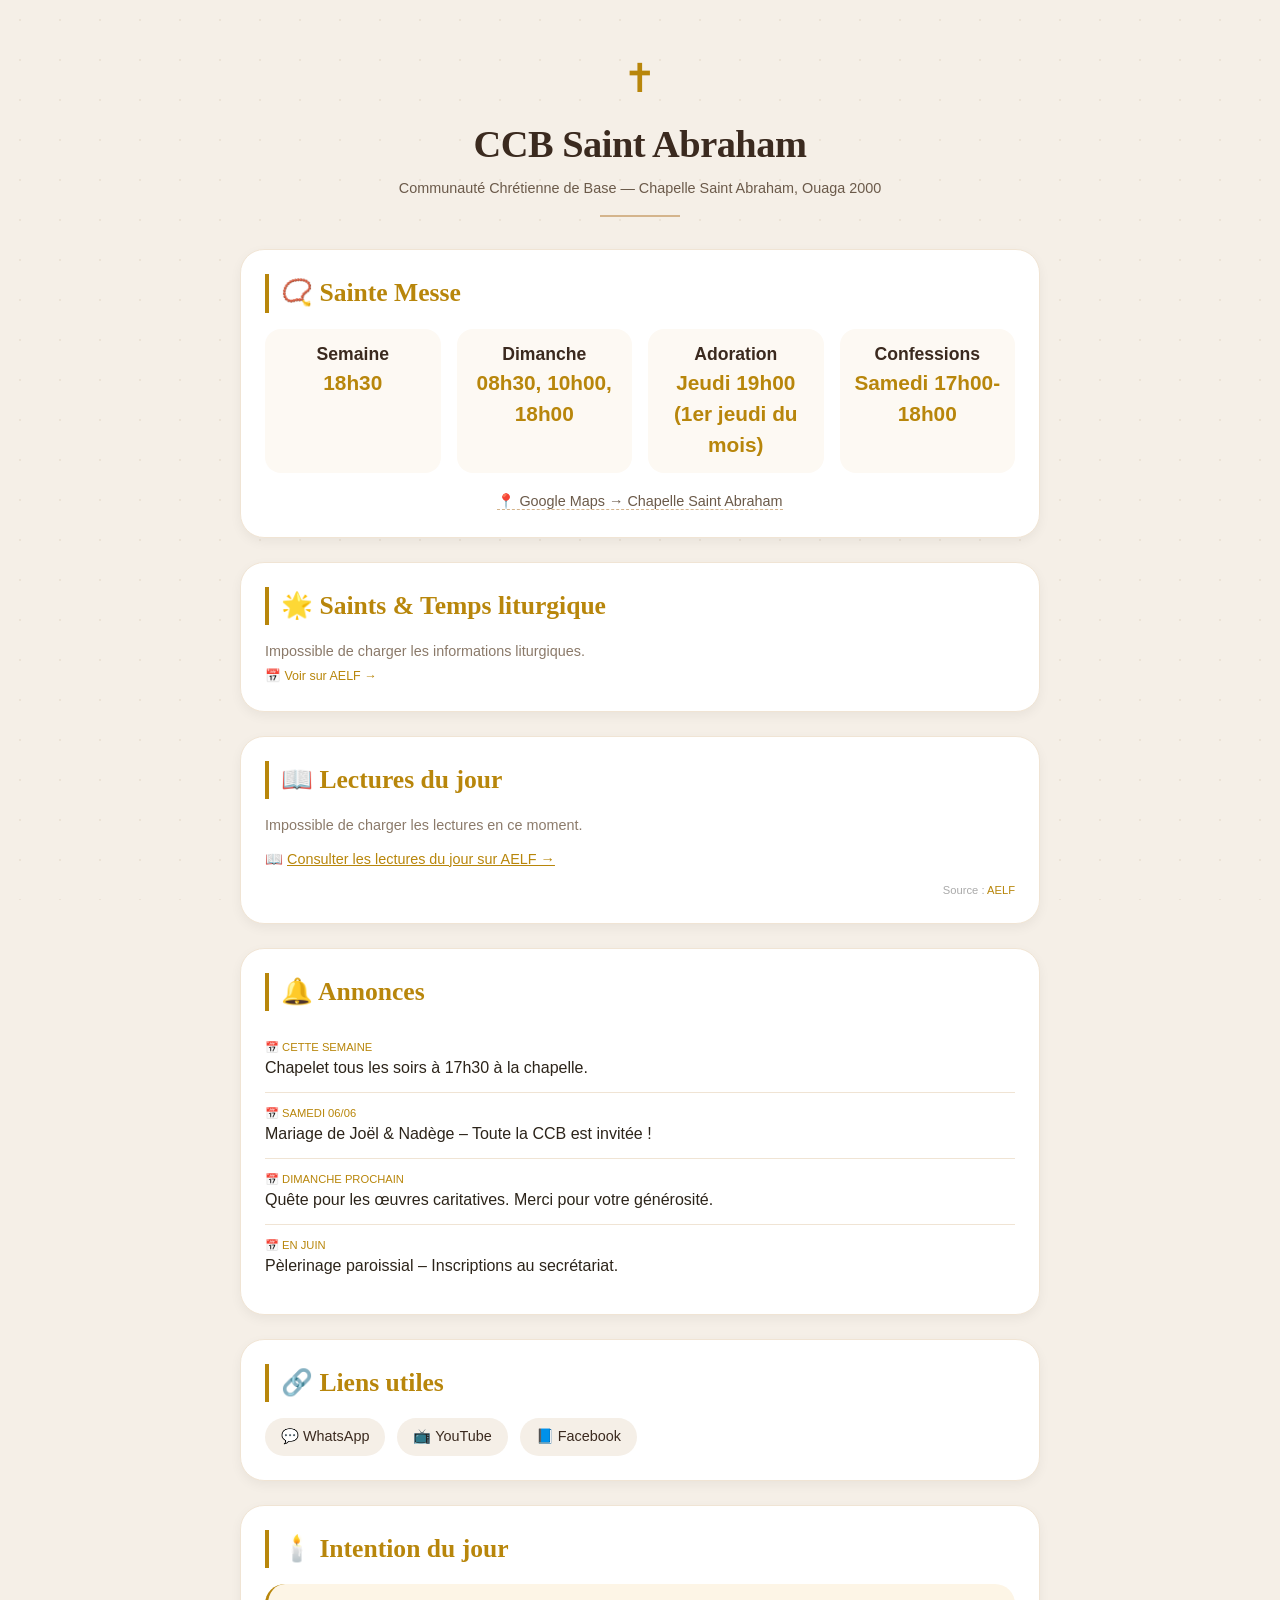
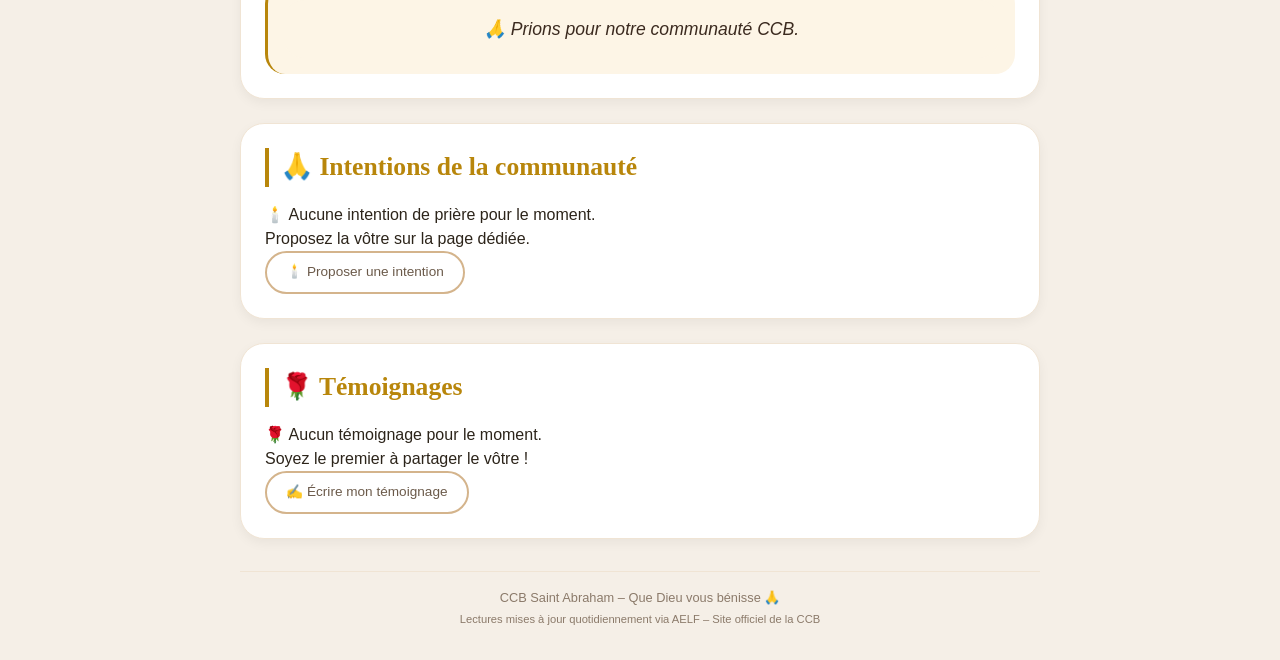
<file: index.html>
<!DOCTYPE html>
<html lang="fr">
<head>
    <meta charset="UTF-8">
    <meta name="viewport" content="width=device-width, initial-scale=1.0, viewport-fit=cover">
    <title>CCB Saint Abraham – Lectures & Vie de la communauté</title>
    <meta name="description" content="CCB Saint Abraham – Lectures du jour (AELF), saints, temps liturgique, intentions de prière et vie de la communauté.">
    <link rel="stylesheet" href="style.css">
    <link href="https://fonts.googleapis.com/css2?family=Playfair+Display:ital,wght@0,400;0,600;1,400&family=DM+Sans:wght@300;400;500&display=swap" rel="stylesheet">
</head>
<body>
    <div class="bg-pattern"></div>

    <div class="container">
        <header>
            <div class="cross-icon">✝</div>
            <h1>CCB Saint Abraham</h1>
            <p class="subtitle">Communauté Chrétienne de Base — Chapelle Saint Abraham, Ouaga 2000</p>
            <div class="divider"></div>
        </header>

        <div class="main-grid">

            <!-- ══════════ COLONNE GAUCHE ══════════ -->
            <div class="left-column">

                <!-- Horaires Messes -->
                <section class="card mass-card">
                    <h2>📿 Sainte Messe</h2>
                    <div id="mass-times" class="mass-times">
                        <div class="skeleton">Chargement des horaires…</div>
                    </div>
                    <div class="location-link">
                        <a href="https://maps.google.com/?q=Chapelle+Saint+Abraham+Ouaga+2000"
                           target="_blank" rel="noopener noreferrer">
                            📍 Google Maps → Chapelle Saint Abraham
                        </a>
                    </div>
                </section>

                <!-- Saints du jour + Temps liturgique (données AELF) -->
                <section class="card calendar-card">
                    <h2>🌟 Saints & Temps liturgique</h2>
                    <div id="saints-du-jour">
                        <div class="skeleton">Chargement…</div>
                    </div>
                </section>

                <!-- Lectures du jour (données AELF) -->
                <section class="card readings-card">
                    <h2>📖 Lectures du jour</h2>
                    <div id="readings" class="readings-content">
                        <div class="skeleton">Chargement des lectures…</div>
                    </div>
                    <p class="reading-source">Source : <a href="https://www.aelf.org" target="_blank" rel="noopener" style="color:#b8860b;text-decoration:none;">AELF</a></p>
                </section>

                <!-- Annonces -->
                <section class="card announcements-card">
                    <h2>🔔 Annonces</h2>
                    <div id="announcements" class="announcements-list">
                        <div class="skeleton">Chargement…</div>
                    </div>
                </section>

                <!-- Liens utiles -->
                <section class="card links-card">
                    <h2>🔗 Liens utiles</h2>
                    <div class="links-grid">
                        <a href="https://chat.whatsapp.com/Lu87Qe9l9C70Kz9niL7Kz8?s=cl&p=a&mlu=4" class="link-item" id="whatsapp-link">💬 WhatsApp</a>
                        <a href="#" class="link-item" id="youtube-link">📺 YouTube</a>
                        <a href="#" class="link-item" id="facebook-link">📘 Facebook</a>
                    </div>
                </section>

            </div>

            <!-- ══════════ COLONNE DROITE ══════════ -->
            <div class="right-column">

                <!-- Intention du jour -->
                <section class="card prayer-card featured">
                    <h2>🕯️ Intention du jour</h2>
                    <div id="prayer-intention" class="prayer-text">
                        <div class="skeleton">Chargement…</div>
                    </div>
                </section>

                <!-- Intentions de la communauté -->
                <section class="card">
                    <h2>🙏 Intentions de la communauté</h2>
                    <div id="prayer-intentions" class="intentions-list">
                        <div class="skeleton">Chargement des intentions…</div>
                    </div>
                    <div class="cta-bottom">
                        <a href="intention.html" class="btn-outline">
                            🕯️ Proposer une intention
                        </a>
                    </div>
                </section>

                <!-- Témoignages -->
                <section class="card testimonies-card">
                    <h2>🌹 Témoignages</h2>
                    <div id="testimonies" class="testimonies-list">
                        <div class="skeleton">Chargement des témoignages…</div>
                    </div>
                    <div class="cta-bottom">
                        <a href="temoignage.html" class="btn-outline">
                            ✍️ Écrire mon témoignage
                        </a>
                    </div>
                </section>

            </div>
        </div>

        <footer>
            <p>CCB Saint Abraham – Que Dieu vous bénisse 🙏</p>
            <p class="footer-small">Lectures mises à jour quotidiennement via AELF – Site officiel de la CCB</p>
        </footer>
    </div>

    <script src="script.js"></script>
</body>
</html>
</file>
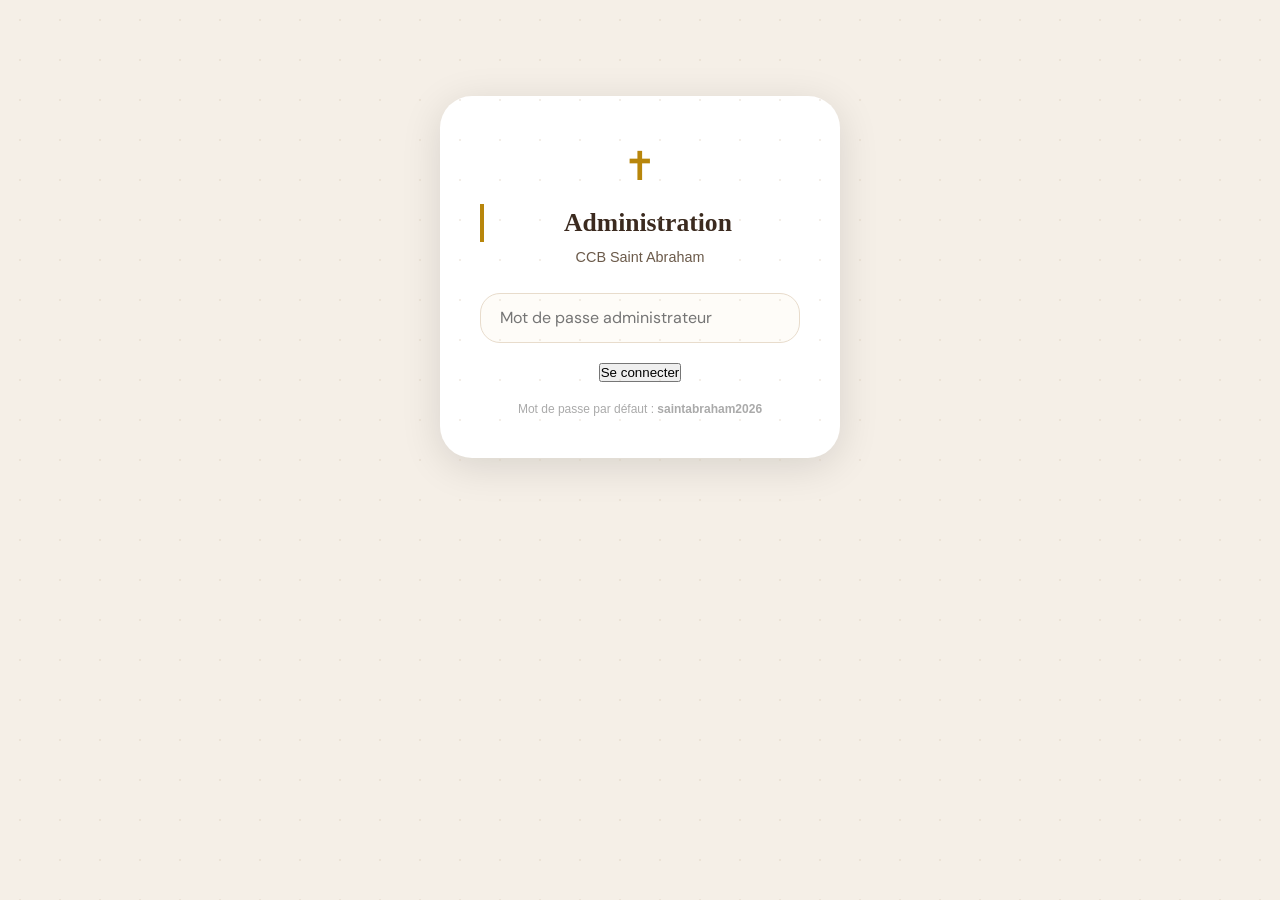
<file: admin.html>
<!DOCTYPE html>
<html lang="fr">
<head>
    <meta charset="UTF-8">
    <meta name="viewport" content="width=device-width, initial-scale=1.0">
    <title>Administration – CCB Saint Abraham</title>
    <link rel="stylesheet" href="style.css">
    <link href="https://fonts.googleapis.com/css2?family=Playfair+Display:ital,wght@0,400;0,600;1,400&family=DM+Sans:wght@300;400;500&display=swap" rel="stylesheet">
    <style>
        * { box-sizing: border-box; }

        /* ── LOGIN ── */
        .login-container {
            max-width: 400px;
            margin: 80px auto;
            background: white;
            padding: 2.5rem;
            border-radius: 32px;
            box-shadow: 0 8px 40px rgba(0,0,0,0.12);
            text-align: center;
        }
        .login-container input[type="password"] {
            width: 100%;
            padding: 0.85rem 1.2rem;
            border: 1.5px solid #e8dccc;
            border-radius: 20px;
            font-family: 'DM Sans', sans-serif;
            font-size: 1rem;
            background: #fefcf8;
            margin-bottom: 1rem;
        }
        .login-container input[type="password"]:focus {
            outline: none; border-color: #b8860b;
            box-shadow: 0 0 0 3px rgba(184,134,11,0.1);
        }

        /* ── ADMIN LAYOUT ── */
        .admin-header {
            background: linear-gradient(135deg, #1a1a2e 0%, #2d1b4e 100%);
            color: white;
            padding: 1.75rem 2rem;
            border-radius: 24px;
            margin-bottom: 1.75rem;
            text-align: center;
        }
        .admin-header h1 { color: white; margin-bottom: .4rem; font-size: 1.5rem; }
        .admin-header p { color: #ccc; font-size: .9rem; }

        .logout-btn {
            position: fixed; top: 1rem; right: 1rem;
            background: #e53e3e; color: white;
            border: none; padding: .5rem 1.1rem;
            border-radius: 20px; cursor: pointer;
            font-size: .85rem; z-index: 200;
            font-family: 'DM Sans', sans-serif;
        }
        .logout-btn:hover { background: #c53030; }

        /* ── STATS ── */
        .stats-grid {
            display: grid;
            grid-template-columns: repeat(auto-fit, minmax(140px, 1fr));
            gap: 1rem; margin-bottom: 1.75rem;
        }
        .stat-card {
            background: white; padding: 1.25rem;
            border-radius: 20px; text-align: center;
            box-shadow: 0 2px 8px rgba(0,0,0,0.05);
        }
        .stat-number { font-size: 2.2rem; font-weight: 700; color: #b8860b; }
        .stat-label { color: #6b5a4a; font-size: .8rem; margin-top: .2rem; }

        /* ── TABS ── */
        .tabs-bar {
            display: flex; gap: .5rem;
            margin-bottom: 1.25rem;
            flex-wrap: wrap;
        }
        .tab-btn {
            padding: .6rem 1.3rem;
            border: 1.5px solid #e8dccc;
            background: white; border-radius: 40px;
            cursor: pointer; font-weight: 500;
            font-family: 'DM Sans', sans-serif;
            font-size: .85rem; transition: .15s;
        }
        .tab-btn.active { background: #b8860b; border-color: #b8860b; color: white; }
        .tab-btn.tab-announce.active { background: #2563eb; border-color: #2563eb; color: white; }

        /* ── PANEL WRAPPER ── */
        .panel { display: none; }
        .panel.active { display: block; }

        /* ── MESSAGE LIST ── */
        .message-list {
            background: white; border-radius: 24px; padding: 1rem;
            box-shadow: 0 2px 8px rgba(0,0,0,0.04);
        }
        .message-item {
            border-bottom: 1px solid #f5ede0;
            padding: 1.25rem 1rem;
            transition: .15s;
        }
        .message-item:last-child { border-bottom: none; }
        .message-item.pending { background: #fffef7; border-left: 4px solid #f59e0b; }
        .message-item.approved { border-left: 4px solid #10b981; }

        .message-header {
            display: flex; justify-content: space-between;
            align-items: flex-start; flex-wrap: wrap;
            gap: .5rem; margin-bottom: .6rem;
        }
        .badges { display: flex; gap: .4rem; flex-wrap: wrap; align-items: center; }
        .badge {
            display: inline-block; padding: .2rem .7rem;
            border-radius: 20px; font-size: .7rem; font-weight: 600;
        }
        .badge-pending   { background: #fef3c7; color: #d97706; }
        .badge-approved  { background: #d1fae5; color: #065f46; }
        .badge-temoignage{ background: #dbeafe; color: #1e40af; }
        .badge-intention { background: #fce7f3; color: #9d174d; }

        .message-meta { font-size: .75rem; color: #8b7a6a; }
        .message-content {
            font-size: .95rem; line-height: 1.6;
            margin: .6rem 0; color: #2c241a;
            background: #fefcf8; padding: .75rem 1rem;
            border-radius: 12px;
        }
        .action-buttons { display: flex; gap: .5rem; flex-wrap: wrap; margin-top: .5rem; }
        .btn-approve { background: #10b981; color: white; border: none; padding: .45rem .95rem; border-radius: 20px; cursor: pointer; font-size: .8rem; font-family: 'DM Sans', sans-serif; }
        .btn-approve:hover { background: #059669; }
        .btn-edit    { background: #3b82f6; color: white; border: none; padding: .45rem .95rem; border-radius: 20px; cursor: pointer; font-size: .8rem; font-family: 'DM Sans', sans-serif; }
        .btn-edit:hover { background: #2563eb; }
        .btn-delete  { background: #ef4444; color: white; border: none; padding: .45rem .95rem; border-radius: 20px; cursor: pointer; font-size: .8rem; font-family: 'DM Sans', sans-serif; }
        .btn-delete:hover { background: #dc2626; }

        .admin-actions {
            display: flex; gap: .75rem;
            justify-content: flex-end; margin-bottom: 1rem; flex-wrap: wrap;
        }
        .export-btn {
            background: #3b82f6; color: white;
            border: none; padding: .5rem 1.1rem;
            border-radius: 20px; cursor: pointer;
            font-size: .82rem; font-family: 'DM Sans', sans-serif;
        }
        .btn-danger {
            background: #f97316; color: white;
            border: none; padding: .5rem 1.1rem;
            border-radius: 20px; cursor: pointer;
            font-size: .82rem; font-family: 'DM Sans', sans-serif;
        }
        .empty-state { text-align: center; padding: 2.5rem; color: #8b7a6a; }

        /* ── ANNONCES PANEL ── */
        .announce-panel { background: white; border-radius: 24px; padding: 1.5rem; box-shadow: 0 2px 8px rgba(0,0,0,0.04); }
        .announce-form-card {
            background: #eff6ff;
            border: 1.5px dashed #93c5fd;
            border-radius: 20px;
            padding: 1.25rem 1.5rem;
            margin-bottom: 1.5rem;
        }
        .announce-form-card h3 { font-size: 1rem; color: #1e40af; margin-bottom: 1rem; }
        .ann-input, .ann-textarea {
            width: 100%; padding: .75rem 1rem;
            border: 1.5px solid #e8dccc; border-radius: 14px;
            font-family: 'DM Sans', sans-serif; font-size: .95rem;
            background: white; margin-bottom: .75rem;
        }
        .ann-input:focus, .ann-textarea:focus {
            outline: none; border-color: #2563eb;
            box-shadow: 0 0 0 3px rgba(37,99,235,.1);
        }
        .ann-textarea { min-height: 90px; resize: vertical; }
        .btn-add-ann {
            background: #2563eb; color: white;
            border: none; padding: .65rem 1.5rem;
            border-radius: 20px; cursor: pointer;
            font-size: .9rem; font-weight: 600;
            font-family: 'DM Sans', sans-serif;
        }
        .btn-add-ann:hover { background: #1d4ed8; }

        .announce-item-admin {
            display: flex; align-items: flex-start;
            gap: 1rem; padding: 1rem 0;
            border-bottom: 1px solid #f5ede0;
        }
        .announce-item-admin:last-child { border-bottom: none; }
        .ann-body { flex: 1; }
        .ann-date-label {
            font-size: .75rem; font-weight: 600; color: #b8860b; margin-bottom: .2rem;
        }
        .ann-text-display { font-size: .92rem; color: #2c241a; line-height: 1.5; }
        .ann-actions { display: flex; gap: .4rem; flex-shrink: 0; align-items: center; }
        .toggle-btn {
            border: none; padding: .4rem .9rem; border-radius: 20px;
            cursor: pointer; font-size: .78rem;
            font-family: 'DM Sans', sans-serif;
        }
        .toggle-btn.active-ann { background: #d1fae5; color: #065f46; }
        .toggle-btn.inactive-ann { background: #fee2e2; color: #991b1b; }

        /* ── MODAL ── */
        .modal {
            display: none; position: fixed;
            inset: 0; background: rgba(0,0,0,0.45);
            justify-content: center; align-items: center; z-index: 500;
        }
        .modal.open { display: flex; }
        .modal-content {
            background: white; padding: 2rem;
            border-radius: 24px; max-width: 500px;
            width: 90%; box-shadow: 0 16px 48px rgba(0,0,0,0.2);
        }
        .modal-content h3 { margin-bottom: 1rem; }
        .modal-content textarea {
            width: 100%; padding: .85rem;
            border: 1.5px solid #e8dccc; border-radius: 16px;
            font-family: 'DM Sans', sans-serif; font-size: .95rem;
            margin: .5rem 0 1rem; min-height: 120px; resize: vertical;
        }
        .modal-content textarea:focus { outline: none; border-color: #b8860b; }
        .modal-btns { display: flex; gap: .75rem; }
    </style>
</head>
<body>
    <div class="bg-pattern"></div>

    <!-- LOGIN -->
    <div id="loginPanel" class="login-container">
        <div class="cross-icon">✝</div>
        <h2 style="color:#3b2a1f;margin-bottom:.3rem;">Administration</h2>
        <p style="color:#6b5a4a;margin-bottom:1.5rem;font-size:.9rem;">CCB Saint Abraham</p>
        <input type="password" id="adminPassword" placeholder="Mot de passe administrateur"
               onkeydown="if(event.key==='Enter') checkPassword()">
        <button onclick="checkPassword()" class="btn-submit" style="margin-top:.25rem;">Se connecter</button>
        <p style="margin-top:1rem;font-size:.75rem;color:#aaa;">
            Mot de passe par défaut : <strong>saintabraham2026</strong>
        </p>
    </div>

    <!-- ADMIN PANEL -->
    <div id="adminPanel" style="display:none;">
        <button onclick="logout()" class="logout-btn">🚪 Déconnexion</button>

        <div class="container">
            <div class="admin-header">
                <div class="cross-icon">✝</div>
                <h1>Panneau d'administration</h1>
                <p>CCB Saint Abraham – Gérez les messages et les annonces</p>
            </div>

            <!-- Stats -->
            <div class="stats-grid" id="statsContainer"></div>

            <!-- Tabs -->
            <div class="tabs-bar">
                <button class="tab-btn active" data-tab="pending">⏳ En attente <span id="pendingCount">(0)</span></button>
                <button class="tab-btn" data-tab="approved">✅ Publiés <span id="approvedCount">(0)</span></button>
                <button class="tab-btn" data-tab="all">📋 Tous <span id="allCount">(0)</span></button>
                <button class="tab-btn tab-announce" data-tab="annonces">📢 Annonces</button>
            </div>

            <!-- Panel : Messages -->
            <div id="panel-pending" class="panel active">
                <div class="admin-actions">
                    <button onclick="exportData()" class="export-btn">📥 Exporter JSON</button>
                    <button onclick="clearAll()" class="btn-danger">⚠️ Tout supprimer</button>
                </div>
                <div class="message-list" id="list-pending"></div>
            </div>
            <div id="panel-approved" class="panel">
                <div class="message-list" id="list-approved"></div>
            </div>
            <div id="panel-all" class="panel">
                <div class="message-list" id="list-all"></div>
            </div>

            <!-- Panel : Annonces -->
            <div id="panel-annonces" class="panel">
                <div class="announce-panel">
                    <!-- Formulaire ajout annonce -->
                    <div class="announce-form-card">
                        <h3>➕ Publier une nouvelle annonce</h3>
                        <input type="text" id="newAnnDate" class="ann-input" placeholder="Date ou libellé (ex : Dimanche 25 mai, Cette semaine…)">
                        <textarea id="newAnnText" class="ann-textarea" placeholder="Texte de l'annonce…"></textarea>
                        <button onclick="addAnnouncement()" class="btn-add-ann">📢 Publier l'annonce</button>
                        <div id="annSuccess" style="display:none;margin-top:.75rem;color:#065f46;background:#d1fae5;padding:.6rem 1rem;border-radius:12px;font-size:.85rem;">
                            ✅ Annonce publiée avec succès !
                        </div>
                    </div>

                    <!-- Liste des annonces existantes -->
                    <h3 style="margin-bottom:1rem;font-size:1rem;color:#3b2a1f;">📋 Annonces actuelles</h3>
                    <div id="announceList"></div>
                </div>
            </div>
        </div>
    </div>

    <!-- Modal édition -->
    <div id="editModal" class="modal">
        <div class="modal-content">
            <h3>✏️ Modifier le message</h3>
            <label style="font-size:.85rem;color:#6b5a4a;">Contenu :</label>
            <textarea id="editContent" rows="5"></textarea>
            <div class="modal-btns">
                <button onclick="saveEdit()" class="btn-approve">Enregistrer</button>
                <button onclick="closeModal()" class="btn-delete">Annuler</button>
            </div>
        </div>
    </div>

    <script>
        const STORAGE_KEY = 'ccb_messages';
        const ANNOUNCEMENTS_KEY = 'ccb_announcements';
        const ADMIN_PASSWORD = 'saintabraham2026';

        let currentMessageId = null;
        let currentTab = 'pending';

        // ── AUTH ──
        function checkPassword() {
            if (document.getElementById('adminPassword').value === ADMIN_PASSWORD) {
                document.getElementById('loginPanel').style.display = 'none';
                document.getElementById('adminPanel').style.display = 'block';
                loadAll();
            } else {
                alert('Mot de passe incorrect');
            }
        }
        function logout() {
            document.getElementById('loginPanel').style.display = 'block';
            document.getElementById('adminPanel').style.display = 'none';
            document.getElementById('adminPassword').value = '';
        }

        // ── MESSAGES ──
        function getAllMessages() {
            const s = localStorage.getItem(STORAGE_KEY);
            return s ? JSON.parse(s) : [];
        }
        function saveAllMessages(messages) {
            localStorage.setItem(STORAGE_KEY, JSON.stringify(messages));
            loadAll();
        }

        function approveMessage(id) {
            const msgs = getAllMessages();
            const i = msgs.findIndex(m => m.id === id);
            if (i !== -1) { msgs[i].status = 'approved'; saveAllMessages(msgs); }
        }
        function deleteMessage(id) {
            if (!confirm('Supprimer définitivement ce message ?')) return;
            saveAllMessages(getAllMessages().filter(m => m.id !== id));
        }
        function editMessage(id) {
            const msg = getAllMessages().find(m => m.id === id);
            if (msg) {
                currentMessageId = id;
                document.getElementById('editContent').value = msg.content;
                document.getElementById('editModal').classList.add('open');
            }
        }
        function saveEdit() {
            if (!currentMessageId) return;
            const msgs = getAllMessages();
            const i = msgs.findIndex(m => m.id === currentMessageId);
            if (i !== -1) { msgs[i].content = document.getElementById('editContent').value; saveAllMessages(msgs); }
            closeModal();
        }
        function closeModal() {
            document.getElementById('editModal').classList.remove('open');
            currentMessageId = null;
        }

        function exportData() {
            const data = JSON.stringify(getAllMessages(), null, 2);
            const a = document.createElement('a');
            a.href = URL.createObjectURL(new Blob([data], { type: 'application/json' }));
            a.download = `ccb_messages_${new Date().toISOString().slice(0,10)}.json`;
            a.click();
        }
        function clearAll() {
            if (!confirm('⚠️ Supprimer TOUS les messages ?')) return;
            if (!confirm('Dernière confirmation : action irréversible !')) return;
            saveAllMessages([]);
        }

        function renderMessages(filter) {
            let msgs = getAllMessages();
            if (filter === 'pending')  msgs = msgs.filter(m => m.status === 'pending');
            if (filter === 'approved') msgs = msgs.filter(m => m.status === 'approved');
            msgs.sort((a, b) => new Date(b.date) - new Date(a.date));

            const container = document.getElementById(`list-${filter}`);
            if (!container) return;
            if (msgs.length === 0) {
                container.innerHTML = '<div class="empty-state">📭 Aucun message dans cette catégorie.</div>';
                return;
            }

            container.innerHTML = msgs.map(msg => {
                const isPending  = msg.status === 'pending';
                const typeLabel  = msg.type === 'temoignage' ? '🌹 Témoignage' : '🕯️ Intention';
                const typeClass  = msg.type === 'temoignage' ? 'badge-temoignage' : 'badge-intention';
                const statLabel  = isPending ? 'En attente' : 'Publié';
                const statClass  = isPending ? 'badge-pending' : 'badge-approved';
                const name       = msg.anonymous ? 'Anonyme' : msg.author;
                const dateStr    = new Date(msg.date).toLocaleString('fr-FR');
                return `
                <div class="message-item ${msg.status}">
                    <div class="message-header">
                        <div class="badges">
                            <span class="badge ${typeClass}">${typeLabel}</span>
                            <span class="badge ${statClass}">${statLabel}</span>
                        </div>
                        <span class="message-meta">${name} • ${dateStr}</span>
                    </div>
                    <div class="message-content">« ${msg.content} »</div>
                    <div class="action-buttons">
                        ${isPending ? `<button class="btn-approve" onclick="approveMessage(${msg.id})">✅ Approuver</button>` : ''}
                        <button class="btn-edit"   onclick="editMessage(${msg.id})">✏️ Modifier</button>
                        <button class="btn-delete" onclick="deleteMessage(${msg.id})">🗑️ Supprimer</button>
                    </div>
                </div>`;
            }).join('');
        }

        function updateStats() {
            const msgs = getAllMessages();
            const pending  = msgs.filter(m => m.status === 'pending').length;
            const approved = msgs.filter(m => m.status === 'approved').length;
            document.getElementById('pendingCount').textContent  = `(${pending})`;
            document.getElementById('approvedCount').textContent = `(${approved})`;
            document.getElementById('allCount').textContent      = `(${msgs.length})`;
            document.getElementById('statsContainer').innerHTML = `
                <div class="stat-card"><div class="stat-number">${pending}</div><div class="stat-label">En attente</div></div>
                <div class="stat-card"><div class="stat-number">${approved}</div><div class="stat-label">Publiés</div></div>
                <div class="stat-card"><div class="stat-number">${msgs.length}</div><div class="stat-label">Total messages</div></div>
                <div class="stat-card"><div class="stat-number">${getAnnouncements().filter(a=>a.active).length}</div><div class="stat-label">Annonces actives</div></div>`;
        }

        // ── ANNONCES ──
        function getAnnouncements() {
            const s = localStorage.getItem(ANNOUNCEMENTS_KEY);
            if (s) return JSON.parse(s);
            return [
                { id: 1, date: "Cette semaine", text: "Chapelet tous les soirs à 17h30 à la chapelle.", active: true },
                { id: 2, date: "Samedi 06/06",  text: "Mariage de Joël & Nadège – Toute la CCB est invitée !", active: true },
                { id: 3, date: "Dimanche prochain", text: "Quête pour les œuvres caritatives. Merci pour votre générosité.", active: true },
                { id: 4, date: "En juin", text: "Pèlerinage paroissial – Inscriptions au secrétariat.", active: true }
            ];
        }
        function saveAnnouncements(list) {
            localStorage.setItem(ANNOUNCEMENTS_KEY, JSON.stringify(list));
            renderAnnouncements();
            updateStats();
        }

        function addAnnouncement() {
            const date = document.getElementById('newAnnDate').value.trim();
            const text = document.getElementById('newAnnText').value.trim();
            if (!date || !text) { alert('Veuillez remplir la date et le texte.'); return; }

            const list = getAnnouncements();
            list.push({ id: Date.now(), date, text, active: true });
            saveAnnouncements(list);

            document.getElementById('newAnnDate').value = '';
            document.getElementById('newAnnText').value = '';
            const ok = document.getElementById('annSuccess');
            ok.style.display = 'block';
            setTimeout(() => ok.style.display = 'none', 2500);
        }

        function toggleAnnouncement(id) {
            const list = getAnnouncements();
            const i = list.findIndex(a => a.id === id);
            if (i !== -1) { list[i].active = !list[i].active; saveAnnouncements(list); }
        }

        function deleteAnnouncement(id) {
            if (!confirm('Supprimer cette annonce ?')) return;
            saveAnnouncements(getAnnouncements().filter(a => a.id !== id));
        }

        function renderAnnouncements() {
            const list = getAnnouncements();
            const container = document.getElementById('announceList');
            if (list.length === 0) {
                container.innerHTML = '<p style="text-align:center;color:#8b7a6a;padding:1.5rem;">Aucune annonce pour le moment.</p>';
                return;
            }
            container.innerHTML = list.map(ann => `
                <div class="announce-item-admin">
                    <div class="ann-body">
                        <div class="ann-date-label">📅 ${ann.date}</div>
                        <div class="ann-text-display">${ann.text}</div>
                    </div>
                    <div class="ann-actions">
                        <button class="toggle-btn ${ann.active ? 'active-ann' : 'inactive-ann'}"
                            onclick="toggleAnnouncement(${ann.id})">
                            ${ann.active ? '✅ Active' : '🚫 Masquée'}
                        </button>
                        <button class="btn-delete" style="padding:.4rem .8rem;font-size:.75rem;"
                            onclick="deleteAnnouncement(${ann.id})">🗑️</button>
                    </div>
                </div>`).join('');
        }

        // ── TABS ──
        document.querySelectorAll('.tab-btn').forEach(btn => {
            btn.addEventListener('click', () => {
                document.querySelectorAll('.tab-btn').forEach(b => b.classList.remove('active'));
                document.querySelectorAll('.panel').forEach(p => p.classList.remove('active'));
                btn.classList.add('active');
                currentTab = btn.dataset.tab;
                document.getElementById(`panel-${currentTab}`).classList.add('active');
                if (currentTab !== 'annonces') renderMessages(currentTab);
            });
        });

        // Fermer modal en dehors
        document.getElementById('editModal').addEventListener('click', function(e) {
            if (e.target === this) closeModal();
        });

        // ── INIT ──
        function loadAll() {
            updateStats();
            renderMessages('pending');
            renderMessages('approved');
            renderMessages('all');
            renderAnnouncements();
        }
    </script>
</body>
</html>
</file>
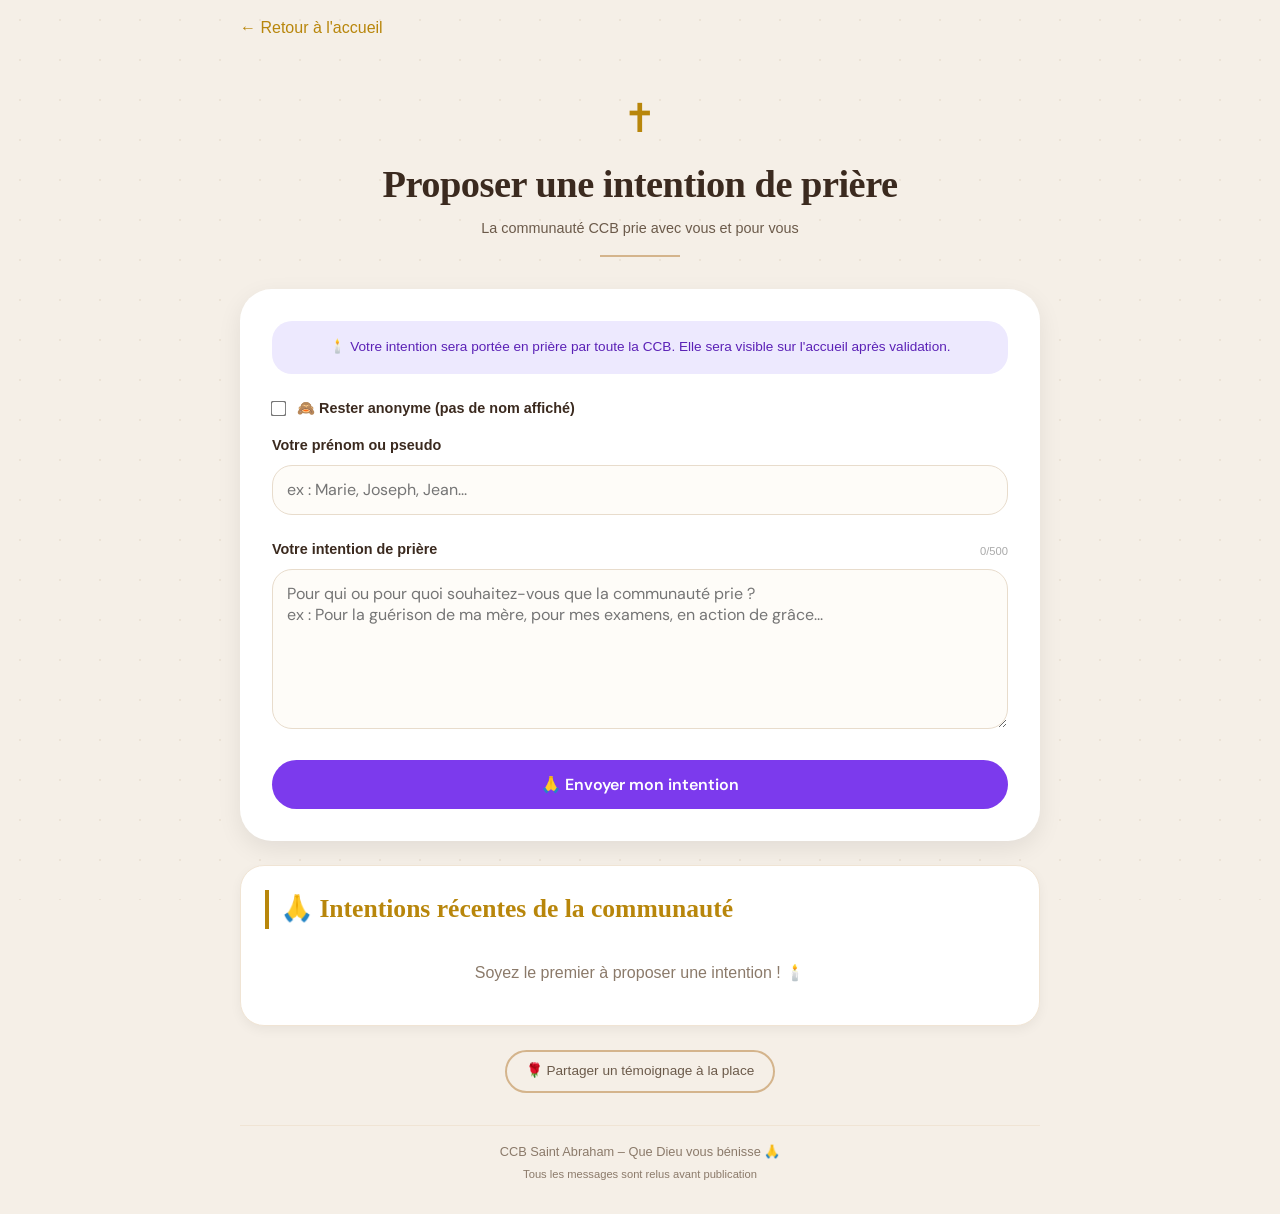
<file: intention.html>
<!DOCTYPE html>
<html lang="fr">
<head>
    <meta charset="UTF-8">
    <meta name="viewport" content="width=device-width, initial-scale=1.0, viewport-fit=cover">
    <title>Intentions de prière – CCB Saint Abraham</title>
    <meta name="description" content="Soumettez une intention de prière à la communauté CCB Saint Abraham.">
    <link rel="stylesheet" href="style.css">
    <link href="https://fonts.googleapis.com/css2?family=Playfair+Display:ital,wght@0,400;0,600;1,400&family=DM+Sans:wght@300;400;500&display=swap" rel="stylesheet">
    <style>
        .form-card {
            background: white;
            border-radius: 32px;
            padding: 2rem;
            margin-bottom: 1.5rem;
            box-shadow: 0 8px 24px rgba(0,0,0,0.08);
        }
        .form-group { margin-bottom: 1.5rem; }
        label {
            display: block;
            font-weight: 600;
            color: #3b2a1f;
            margin-bottom: 0.5rem;
            font-size: 0.9rem;
        }
        textarea, input[type="text"] {
            width: 100%;
            padding: 0.85rem;
            border: 1.5px solid #e8dccc;
            border-radius: 20px;
            font-family: 'DM Sans', sans-serif;
            font-size: 1rem;
            transition: all 0.2s;
            background: #fefcf8;
            box-sizing: border-box;
        }
        textarea:focus, input[type="text"]:focus {
            outline: none;
            border-color: #b8860b;
            box-shadow: 0 0 0 3px rgba(184,134,11,0.1);
        }
        textarea { resize: vertical; min-height: 160px; }
        .checkbox-group {
            display: flex; align-items: center; gap: 0.75rem; margin: 1rem 0;
        }
        .checkbox-group input { width: auto; transform: scale(1.2); }
        .btn-submit {
            background: #7c3aed;
            color: white;
            border: none;
            padding: 0.9rem 2rem;
            border-radius: 40px;
            font-size: 1rem;
            font-weight: 600;
            cursor: pointer;
            transition: 0.2s;
            width: 100%;
            font-family: 'DM Sans', sans-serif;
        }
        .btn-submit:hover { background: #6d28d9; transform: translateY(-2px); }
        .success-message {
            background: #ede9fe; color: #4c1d95;
            padding: 1rem; border-radius: 20px;
            margin-top: 1rem; text-align: center; display: none;
        }
        .error-message {
            background: #f8d7da; color: #721c24;
            padding: 1rem; border-radius: 20px;
            margin-top: 1rem; text-align: center; display: none;
        }
        .info-note {
            background: #ede9fe;
            padding: 1rem; border-radius: 20px;
            margin-bottom: 1.5rem;
            font-size: 0.85rem; color: #5b21b6; text-align: center;
        }
        .back-link {
            display: inline-flex; align-items: center; gap: 0.5rem;
            color: #b8860b; text-decoration: none;
            margin-bottom: 1rem; font-weight: 500;
        }
        .back-link:hover { text-decoration: underline; }
        .char-counter { text-align: right; font-size: 0.7rem; color: #aaa; margin-top: 0.25rem; }
        .intention-preview {
            background: #fdf5e6;
            padding: .75rem;
            border-radius: 16px;
            border-left: 3px solid #b8860b;
            margin-bottom: .75rem;
        }
        .intention-preview .name { font-size: .7rem; color: #b8860b; margin-bottom: .2rem; }
    </style>
</head>
<body>
    <div class="bg-pattern"></div>
    <div class="container">
        <a href="index.html" class="back-link">← Retour à l'accueil</a>

        <header>
            <div class="cross-icon">✝</div>
            <h1>Proposer une intention de prière</h1>
            <p class="subtitle">La communauté CCB prie avec vous et pour vous</p>
            <div class="divider"></div>
        </header>

        <div class="form-card">
            <div class="info-note">
                🕯️ Votre intention sera portée en prière par toute la CCB.
                Elle sera visible sur l'accueil après validation.
            </div>

            <form id="intentionForm">
                <div class="checkbox-group">
                    <input type="checkbox" id="anonymous">
                    <label for="anonymous" style="margin-bottom:0;">🙈 Rester anonyme (pas de nom affiché)</label>
                </div>

                <div class="form-group" id="nameGroup">
                    <label>Votre prénom ou pseudo</label>
                    <input type="text" id="authorName" placeholder="ex : Marie, Joseph, Jean...">
                </div>

                <div class="form-group">
                    <label>
                        Votre intention de prière
                        <span id="charCount" class="char-counter" style="float:right;font-weight:400;">0/500</span>
                    </label>
                    <textarea id="messageContent" maxlength="500"
                        placeholder="Pour qui ou pour quoi souhaitez-vous que la communauté prie ?&#10;ex : Pour la guérison de ma mère, pour mes examens, en action de grâce..."></textarea>
                </div>

                <button type="submit" class="btn-submit">🙏 Envoyer mon intention</button>

                <div id="successMessage" class="success-message">
                    🕯️ Merci ! Votre intention a été transmise. Elle apparaîtra après validation.
                </div>
                <div id="errorMessage" class="error-message"></div>
            </form>
        </div>

        <!-- Intentions récentes approuvées -->
        <div class="card">
            <h2>🙏 Intentions récentes de la communauté</h2>
            <div id="recentIntentions">
                <div class="skeleton">Chargement...</div>
            </div>
        </div>

        <div class="cta-bottom" style="text-align:center;margin-top:1.5rem;">
            <a href="temoignage.html" class="btn-outline">🌹 Partager un témoignage à la place</a>
        </div>

        <footer>
            <p>CCB Saint Abraham – Que Dieu vous bénisse 🙏</p>
            <p class="footer-small">Tous les messages sont relus avant publication</p>
        </footer>
    </div>

    <script>
        const STORAGE_KEY = 'ccb_messages';

        const anonymousCheckbox = document.getElementById('anonymous');
        const nameGroup = document.getElementById('nameGroup');
        const authorNameInput = document.getElementById('authorName');
        const messageContent = document.getElementById('messageContent');
        const charCountSpan = document.getElementById('charCount');
        const successDiv = document.getElementById('successMessage');
        const errorDiv = document.getElementById('errorMessage');

        messageContent.addEventListener('input', () => {
            charCountSpan.textContent = `${messageContent.value.length}/500`;
        });

        anonymousCheckbox.addEventListener('change', () => {
            nameGroup.style.display = anonymousCheckbox.checked ? 'none' : 'block';
            if (anonymousCheckbox.checked) authorNameInput.value = '';
        });

        function loadRecentIntentions() {
            const stored = localStorage.getItem(STORAGE_KEY);
            const messages = stored ? JSON.parse(stored) : [];
            const intentions = messages
                .filter(m => m.type === 'intention' && m.status === 'approved')
                .sort((a, b) => new Date(b.date) - new Date(a.date))
                .slice(0, 5);

            const container = document.getElementById('recentIntentions');
            if (intentions.length === 0) {
                container.innerHTML = '<p style="text-align:center;color:#8b7a6a;padding:1rem;">Soyez le premier à proposer une intention ! 🕯️</p>';
                return;
            }
            container.innerHTML = intentions.map(msg => {
                const name = msg.anonymous ? 'Anonyme' : msg.author;
                return `
                    <div class="intention-preview">
                        <div class="name">🙏 ${name}</div>
                        <div>${msg.content.substring(0, 200)}${msg.content.length > 200 ? '...' : ''}</div>
                    </div>`;
            }).join('');
        }

        document.getElementById('intentionForm').addEventListener('submit', (e) => {
            e.preventDefault();
            successDiv.style.display = 'none';
            errorDiv.style.display = 'none';

            const content = messageContent.value.trim();
            if (!content || content.length < 10) {
                errorDiv.textContent = '❌ Veuillez écrire une intention d\'au moins 10 caractères.';
                errorDiv.style.display = 'block';
                return;
            }

            const isAnon = anonymousCheckbox.checked;
            let author = isAnon ? 'Anonyme' : authorNameInput.value.trim();
            if (!isAnon && !author) {
                errorDiv.textContent = '❌ Veuillez indiquer votre prénom ou cocher "Anonyme".';
                errorDiv.style.display = 'block';
                return;
            }

            const stored = localStorage.getItem(STORAGE_KEY);
            const messages = stored ? JSON.parse(stored) : [];
            messages.push({
                id: Date.now(),
                type: 'intention',
                content,
                author: author.substring(0, 30),
                anonymous: isAnon,
                date: new Date().toISOString(),
                status: 'pending'
            });
            if (messages.length > 100) messages.splice(0, messages.length - 100);
            localStorage.setItem(STORAGE_KEY, JSON.stringify(messages));

            successDiv.style.display = 'block';
            messageContent.value = '';
            charCountSpan.textContent = '0/500';
            authorNameInput.value = '';
            anonymousCheckbox.checked = false;
            nameGroup.style.display = 'block';
            loadRecentIntentions();
            window.scrollTo({ top: 0, behavior: 'smooth' });
        });

        loadRecentIntentions();
    </script>
</body>
</html>
</file>
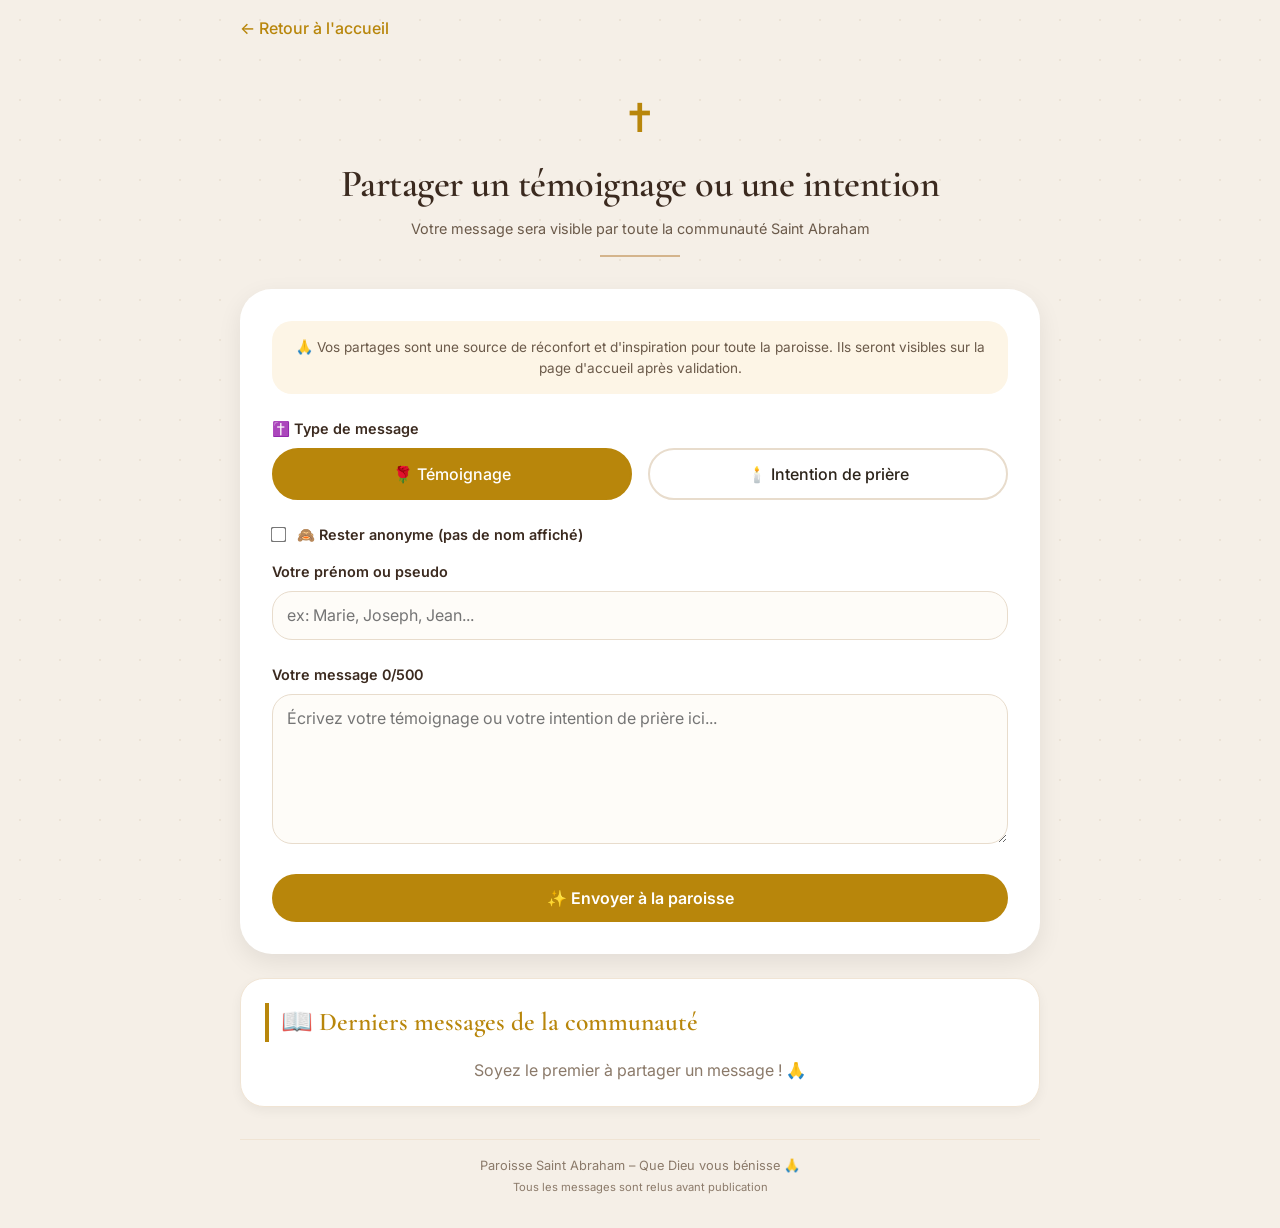
<file: partager.html>
<!DOCTYPE html>
<html lang="fr">
<head>
    <meta charset="UTF-8">
    <meta name="viewport" content="width=device-width, initial-scale=1.0, viewport-fit=cover">
    <title>Partager - Paroisse Saint Abraham</title>
    <meta name="description" content="Partagez votre témoignage ou une intention de prière avec la communauté Saint Abraham.">
    <link rel="stylesheet" href="style.css">
    <link href="https://fonts.googleapis.com/css2?family=Inter:opsz,wght@14..32,300;14..32,400;14..32,500;14..32,600;14..32,700&family=Cormorant+Garamond:ital,wght@0,400;0,500;1,400&display=swap" rel="stylesheet">
    <style>
        /* Styles spécifiques à la page formulaire */
        .form-card {
            background: white;
            border-radius: 32px;
            padding: 2rem;
            margin-bottom: 1.5rem;
            box-shadow: 0 8px 24px rgba(0,0,0,0.08);
        }

        .form-group {
            margin-bottom: 1.5rem;
        }

        label {
            display: block;
            font-weight: 600;
            color: #3b2a1f;
            margin-bottom: 0.5rem;
            font-size: 0.9rem;
        }

        select, textarea, input {
            width: 100%;
            padding: 0.85rem;
            border: 1.5px solid #e8dccc;
            border-radius: 20px;
            font-family: 'Inter', sans-serif;
            font-size: 1rem;
            transition: all 0.2s;
            background: #fefcf8;
        }

        select:focus, textarea:focus, input:focus {
            outline: none;
            border-color: #b8860b;
            box-shadow: 0 0 0 3px rgba(184,134,11,0.1);
        }

        textarea {
            resize: vertical;
            min-height: 150px;
        }

        .checkbox-group {
            display: flex;
            align-items: center;
            gap: 0.75rem;
            margin: 1rem 0;
        }

        .checkbox-group input {
            width: auto;
            transform: scale(1.2);
        }

        .btn-submit {
            background: #b8860b;
            color: white;
            border: none;
            padding: 0.9rem 2rem;
            border-radius: 40px;
            font-size: 1rem;
            font-weight: 600;
            cursor: pointer;
            transition: 0.2s;
            width: 100%;
            font-family: 'Inter', sans-serif;
        }

        .btn-submit:hover {
            background: #9a7209;
            transform: translateY(-2px);
        }

        .btn-submit:disabled {
            background: #ccc;
            cursor: not-allowed;
            transform: none;
        }

        .success-message {
            background: #d4edda;
            color: #155724;
            padding: 1rem;
            border-radius: 20px;
            margin-top: 1rem;
            text-align: center;
            display: none;
        }

        .error-message {
            background: #f8d7da;
            color: #721c24;
            padding: 1rem;
            border-radius: 20px;
            margin-top: 1rem;
            text-align: center;
            display: none;
        }

        .info-note {
            background: #fdf5e6;
            padding: 1rem;
            border-radius: 20px;
            margin-bottom: 1.5rem;
            font-size: 0.85rem;
            color: #6b5a4a;
            text-align: center;
        }

        .back-link {
            display: inline-flex;
            align-items: center;
            gap: 0.5rem;
            color: #b8860b;
            text-decoration: none;
            margin-bottom: 1rem;
            font-weight: 500;
        }

        .back-link:hover {
            text-decoration: underline;
        }

        .type-selector {
            display: flex;
            gap: 1rem;
            margin-bottom: 1rem;
        }

        .type-btn {
            flex: 1;
            padding: 0.75rem;
            border: 2px solid #e8dccc;
            border-radius: 40px;
            background: white;
            cursor: pointer;
            font-weight: 500;
            transition: 0.2s;
            text-align: center;
        }

        .type-btn.active {
            background: #b8860b;
            border-color: #b8860b;
            color: white;
        }

        .char-counter {
            text-align: right;
            font-size: 0.7rem;
            color: #aaa;
            margin-top: 0.25rem;
        }
    </style>
</head>
<body>
    <div class="bg-pattern"></div>
    
    <div class="container">
        <!-- Lien retour -->
        <a href="index.html" class="back-link">← Retour à l'accueil</a>

        <!-- Header -->
        <header>
            <div class="cross-icon">✝</div>
            <h1>Partager un témoignage ou une intention</h1>
            <p class="subtitle">Votre message sera visible par toute la communauté Saint Abraham</p>
            <div class="divider"></div>
        </header>

        <!-- Formulaire -->
        <div class="form-card">
            <div class="info-note">
                🙏 Vos partages sont une source de réconfort et d'inspiration pour toute la paroisse. 
                Ils seront visibles sur la page d'accueil après validation.
            </div>

            <form id="shareForm">
                <!-- Type de message -->
                <div class="form-group">
                    <label>✝️ Type de message</label>
                    <div class="type-selector">
                        <div class="type-btn active" data-type="temoignage">🌹 Témoignage</div>
                        <div class="type-btn" data-type="intention">🕯️ Intention de prière</div>
                    </div>
                    <input type="hidden" id="messageType" value="temoignage">
                </div>

                <!-- Anonymat -->
                <div class="checkbox-group">
                    <input type="checkbox" id="anonymous">
                    <label for="anonymous" style="margin-bottom: 0;">🙈 Rester anonyme (pas de nom affiché)</label>
                </div>

                <!-- Nom (visible si non anonyme) -->
                <div class="form-group" id="nameGroup">
                    <label>Votre prénom ou pseudo</label>
                    <input type="text" id="authorName" placeholder="ex: Marie, Joseph, Jean...">
                </div>

                <!-- Message -->
                <div class="form-group">
                    <label>Votre message <span id="charCount">0/500</span></label>
                    <textarea id="messageContent" maxlength="500" placeholder="Écrivez votre témoignage ou votre intention de prière ici..."></textarea>
                </div>

                <!-- Bouton d'envoi -->
                <button type="submit" class="btn-submit" id="submitBtn">
                    ✨ Envoyer à la paroisse
                </button>

                <!-- Messages de retour -->
                <div id="successMessage" class="success-message">
                    ✅ Merci ! Votre message a été envoyé. Il apparaîtra sur le site après validation.
                </div>
                <div id="errorMessage" class="error-message">
                    ❌ Une erreur s'est produite. Veuillez réessayer.
                </div>
            </form>
        </div>

        <!-- Derniers messages récents (aperçu) -->
        <div class="card">
            <h2>📖 Derniers messages de la communauté</h2>
            <div id="recentMessages" class="testimonies-list">
                <div class="skeleton">Chargement...</div>
            </div>
        </div>

        <footer>
            <p>Paroisse Saint Abraham – Que Dieu vous bénisse 🙏</p>
            <p class="footer-small">Tous les messages sont relus avant publication</p>
        </footer>
    </div>

    <script>
        // Configuration
        const STORAGE_KEY = 'paroisse_messages';
        
        // État du formulaire
        let currentType = 'temoignage';
        
        // Éléments DOM
        const typeBtns = document.querySelectorAll('.type-btn');
        const messageTypeInput = document.getElementById('messageType');
        const anonymousCheckbox = document.getElementById('anonymous');
        const nameGroup = document.getElementById('nameGroup');
        const authorNameInput = document.getElementById('authorName');
        const messageContent = document.getElementById('messageContent');
        const charCountSpan = document.getElementById('charCount');
        const submitBtn = document.getElementById('submitBtn');
        const successDiv = document.getElementById('successMessage');
        const errorDiv = document.getElementById('errorMessage');
        const recentMessagesDiv = document.getElementById('recentMessages');
        
        // Compteur de caractères
        messageContent.addEventListener('input', () => {
            const count = messageContent.value.length;
            charCountSpan.textContent = `${count}/500`;
        });
        
        // Sélecteur de type
        typeBtns.forEach(btn => {
            btn.addEventListener('click', () => {
                typeBtns.forEach(b => b.classList.remove('active'));
                btn.classList.add('active');
                currentType = btn.dataset.type;
                messageTypeInput.value = currentType;
            });
        });
        
        // Gestion de l'anonymat
        anonymousCheckbox.addEventListener('change', () => {
            if (anonymousCheckbox.checked) {
                nameGroup.style.display = 'none';
                authorNameInput.value = '';
            } else {
                nameGroup.style.display = 'block';
            }
        });
        
        // Fonction pour charger et afficher les derniers messages
        function loadRecentMessages() {
            const stored = localStorage.getItem(STORAGE_KEY);
            let messages = stored ? JSON.parse(stored) : [];
            
            // Trier du plus récent au plus ancien et garder les 5 derniers
            messages.sort((a, b) => new Date(b.date) - new Date(a.date));
            const recent = messages.slice(0, 5);
            
            if (recent.length === 0) {
                recentMessagesDiv.innerHTML = '<p style="text-align:center; color:#8b7a6a;">Soyez le premier à partager un message ! 🙏</p>';
                return;
            }
            
            let html = '';
            recent.forEach(msg => {
                const displayName = msg.anonymous ? 'Anonyme' : msg.author;
                const typeIcon = msg.type === 'temoignage' ? '🌹' : '🕯️';
                const dateStr = new Date(msg.date).toLocaleDateString('fr-FR');
                
                html += `
                    <div class="testimony-item">
                        <div style="display: flex; justify-content: space-between; align-items: center; margin-bottom: 0.5rem;">
                            <span style="font-size:0.8rem; color:#b8860b;">${typeIcon} ${dateStr}</span>
                            <span style="font-size:0.8rem;">— ${displayName}</span>
                        </div>
                        « ${msg.content.substring(0, 200)}${msg.content.length > 200 ? '...' : ''} »
                    </div>
                `;
            });
            recentMessagesDiv.innerHTML = html;
        }
        
        // Sauvegarder un nouveau message
        function saveMessage(message) {
            const stored = localStorage.getItem(STORAGE_KEY);
            let messages = stored ? JSON.parse(stored) : [];
            messages.push(message);
            // Limiter à 50 messages maximum pour ne pas surcharger
            if (messages.length > 50) messages = messages.slice(-50);
            localStorage.setItem(STORAGE_KEY, JSON.stringify(messages));
        }
        
        // Gestion de l'envoi
        document.getElementById('shareForm').addEventListener('submit', (e) => {
            e.preventDefault();
            
            // Masquer les anciens messages
            successDiv.style.display = 'none';
            errorDiv.style.display = 'none';
            
            // Validation
            const content = messageContent.value.trim();
            if (!content) {
                errorDiv.textContent = '❌ Veuillez écrire votre message avant d\'envoyer.';
                errorDiv.style.display = 'block';
                return;
            }
            
            if (content.length < 10) {
                errorDiv.textContent = '❌ Votre message est trop court (minimum 10 caractères).';
                errorDiv.style.display = 'block';
                return;
            }
            
            // Préparer le message
            const isAnonymous = anonymousCheckbox.checked;
            let author = '';
            if (!isAnonymous) {
                author = authorNameInput.value.trim();
                if (!author) {
                    errorDiv.textContent = '❌ Si vous n\'êtes pas anonyme, veuillez indiquer votre prénom.';
                    errorDiv.style.display = 'block';
                    return;
                }
                if (author.length > 30) author = author.substring(0, 30);
            } else {
                author = 'Anonyme';
            }
            
           // Dans partager.html, remplacez la création du newMessage par :
const newMessage = {
    id: Date.now(),
    type: currentType,
    content: content,
    author: author,
    anonymous: isAnonymous,
    date: new Date().toISOString(),
    status: 'pending'  // ← Important : en attente de validation
};
            
            // Sauvegarder
            saveMessage(newMessage);
            
            // Afficher succès
            successDiv.style.display = 'block';
            
            // Réinitialiser le formulaire
            messageContent.value = '';
            charCountSpan.textContent = '0/500';
            anonymousCheckbox.checked = false;
            nameGroup.style.display = 'block';
            authorNameInput.value = '';
            
            // Recharger les messages récents
            loadRecentMessages();
            
            // Faire défiler vers le haut pour voir le message de succès
            window.scrollTo({ top: 0, behavior: 'smooth' });
        });
        
        // Initialisation
        loadRecentMessages();
        
        // Option: sauvegarder aussi les intentions/témoignages dans un fichier JSON à exporter ?
        // Pour que l'administrateur puisse les exporter
        console.log("📝 Page de partage chargée - Les messages sont stockés localement");
        console.log("💡 Astuce: L'administrateur peut ajouter manuellement ces messages dans script.js dans la section 'testimonies'");
    </script>
</body>
</html>
</file>
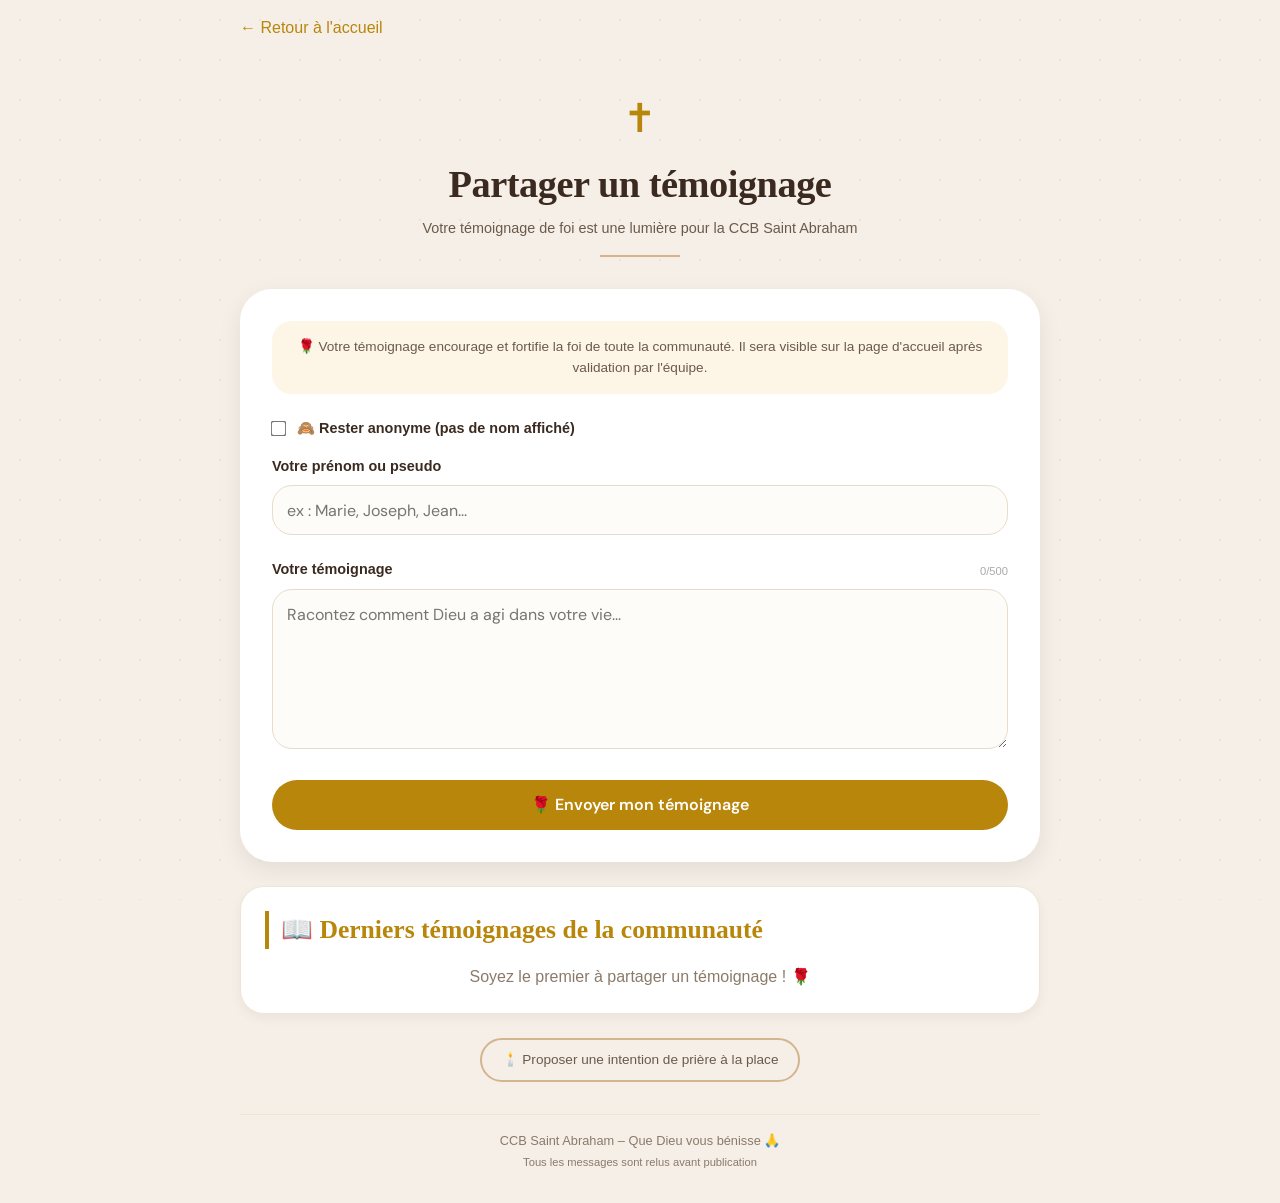
<file: temoignage.html>
<!DOCTYPE html>
<html lang="fr">
<head>
    <meta charset="UTF-8">
    <meta name="viewport" content="width=device-width, initial-scale=1.0, viewport-fit=cover">
    <title>Témoignages – CCB Saint Abraham</title>
    <meta name="description" content="Partagez votre témoignage de foi avec la communauté CCB Saint Abraham.">
    <link rel="stylesheet" href="style.css">
    <link href="https://fonts.googleapis.com/css2?family=Playfair+Display:ital,wght@0,400;0,600;1,400&family=DM+Sans:wght@300;400;500&display=swap" rel="stylesheet">
    <style>
        .form-card {
            background: white;
            border-radius: 32px;
            padding: 2rem;
            margin-bottom: 1.5rem;
            box-shadow: 0 8px 24px rgba(0,0,0,0.08);
        }
        .form-group { margin-bottom: 1.5rem; }
        label {
            display: block;
            font-weight: 600;
            color: #3b2a1f;
            margin-bottom: 0.5rem;
            font-size: 0.9rem;
        }
        select, textarea, input[type="text"] {
            width: 100%;
            padding: 0.85rem;
            border: 1.5px solid #e8dccc;
            border-radius: 20px;
            font-family: 'DM Sans', sans-serif;
            font-size: 1rem;
            transition: all 0.2s;
            background: #fefcf8;
            box-sizing: border-box;
        }
        select:focus, textarea:focus, input[type="text"]:focus {
            outline: none;
            border-color: #b8860b;
            box-shadow: 0 0 0 3px rgba(184,134,11,0.1);
        }
        textarea { resize: vertical; min-height: 160px; }
        .checkbox-group {
            display: flex;
            align-items: center;
            gap: 0.75rem;
            margin: 1rem 0;
        }
        .checkbox-group input { width: auto; transform: scale(1.2); }
        .btn-submit {
            background: #b8860b;
            color: white;
            border: none;
            padding: 0.9rem 2rem;
            border-radius: 40px;
            font-size: 1rem;
            font-weight: 600;
            cursor: pointer;
            transition: 0.2s;
            width: 100%;
            font-family: 'DM Sans', sans-serif;
        }
        .btn-submit:hover { background: #9a7209; transform: translateY(-2px); }
        .success-message {
            background: #d4edda; color: #155724;
            padding: 1rem; border-radius: 20px;
            margin-top: 1rem; text-align: center; display: none;
        }
        .error-message {
            background: #f8d7da; color: #721c24;
            padding: 1rem; border-radius: 20px;
            margin-top: 1rem; text-align: center; display: none;
        }
        .info-note {
            background: #fdf5e6;
            padding: 1rem; border-radius: 20px;
            margin-bottom: 1.5rem;
            font-size: 0.85rem; color: #6b5a4a; text-align: center;
        }
        .back-link {
            display: inline-flex; align-items: center; gap: 0.5rem;
            color: #b8860b; text-decoration: none;
            margin-bottom: 1rem; font-weight: 500;
        }
        .back-link:hover { text-decoration: underline; }
        .char-counter { text-align: right; font-size: 0.7rem; color: #aaa; margin-top: 0.25rem; }
        .page-badge {
            display: inline-block;
            background: #fdf5e6;
            border: 1.5px solid #e8dccc;
            color: #b8860b;
            border-radius: 40px;
            padding: 0.35rem 1.1rem;
            font-size: 0.85rem;
            font-weight: 600;
            margin-bottom: 1rem;
        }
    </style>
</head>
<body>
    <div class="bg-pattern"></div>
    <div class="container">
        <a href="index.html" class="back-link">← Retour à l'accueil</a>

        <header>
            <div class="cross-icon">✝</div>
            <h1>Partager un témoignage</h1>
            <p class="subtitle">Votre témoignage de foi est une lumière pour la CCB Saint Abraham</p>
            <div class="divider"></div>
        </header>

        <div class="form-card">
            <div class="info-note">
                🌹 Votre témoignage encourage et fortifie la foi de toute la communauté.
                Il sera visible sur la page d'accueil après validation par l'équipe.
            </div>

            <form id="temoignageForm">
                <div class="checkbox-group">
                    <input type="checkbox" id="anonymous">
                    <label for="anonymous" style="margin-bottom:0;">🙈 Rester anonyme (pas de nom affiché)</label>
                </div>

                <div class="form-group" id="nameGroup">
                    <label>Votre prénom ou pseudo</label>
                    <input type="text" id="authorName" placeholder="ex : Marie, Joseph, Jean...">
                </div>

                <div class="form-group">
                    <label>
                        Votre témoignage
                        <span id="charCount" class="char-counter" style="float:right;font-weight:400;">0/500</span>
                    </label>
                    <textarea id="messageContent" maxlength="500"
                        placeholder="Racontez comment Dieu a agi dans votre vie..."></textarea>
                </div>

                <button type="submit" class="btn-submit">🌹 Envoyer mon témoignage</button>

                <div id="successMessage" class="success-message">
                    ✅ Merci ! Votre témoignage a été envoyé. Il apparaîtra après validation.
                </div>
                <div id="errorMessage" class="error-message"></div>
            </form>
        </div>

        <!-- Témoignages récents approuvés -->
        <div class="card">
            <h2>📖 Derniers témoignages de la communauté</h2>
            <div id="recentTestimonies" class="testimonies-list">
                <div class="skeleton">Chargement...</div>
            </div>
        </div>

        <div class="cta-bottom" style="text-align:center;margin-top:1.5rem;">
            <a href="intention.html" class="btn-outline">🕯️ Proposer une intention de prière à la place</a>
        </div>

        <footer>
            <p>CCB Saint Abraham – Que Dieu vous bénisse 🙏</p>
            <p class="footer-small">Tous les messages sont relus avant publication</p>
        </footer>
    </div>

    <script>
        const STORAGE_KEY = 'ccb_messages';

        const anonymousCheckbox = document.getElementById('anonymous');
        const nameGroup = document.getElementById('nameGroup');
        const authorNameInput = document.getElementById('authorName');
        const messageContent = document.getElementById('messageContent');
        const charCountSpan = document.getElementById('charCount');
        const successDiv = document.getElementById('successMessage');
        const errorDiv = document.getElementById('errorMessage');

        messageContent.addEventListener('input', () => {
            charCountSpan.textContent = `${messageContent.value.length}/500`;
        });

        anonymousCheckbox.addEventListener('change', () => {
            nameGroup.style.display = anonymousCheckbox.checked ? 'none' : 'block';
            if (anonymousCheckbox.checked) authorNameInput.value = '';
        });

        function loadRecentTestimonies() {
            const stored = localStorage.getItem(STORAGE_KEY);
            const messages = stored ? JSON.parse(stored) : [];
            const testimonies = messages
                .filter(m => m.type === 'temoignage' && m.status === 'approved')
                .sort((a, b) => new Date(b.date) - new Date(a.date))
                .slice(0, 5);

            const container = document.getElementById('recentTestimonies');
            if (testimonies.length === 0) {
                container.innerHTML = '<p style="text-align:center;color:#8b7a6a;">Soyez le premier à partager un témoignage ! 🌹</p>';
                return;
            }
            container.innerHTML = testimonies.map(msg => {
                const name = msg.anonymous ? 'Anonyme' : msg.author;
                const date = new Date(msg.date).toLocaleDateString('fr-FR');
                return `
                    <div class="testimony-item">
                        <div style="display:flex;justify-content:space-between;align-items:center;margin-bottom:.5rem;">
                            <span style="font-size:.7rem;color:#b8860b;">🌹 ${date}</span>
                            <span style="font-size:.8rem;">— ${name}</span>
                        </div>
                        « ${msg.content.substring(0, 200)}${msg.content.length > 200 ? '...' : ''} »
                    </div>`;
            }).join('');
        }

        document.getElementById('temoignageForm').addEventListener('submit', (e) => {
            e.preventDefault();
            successDiv.style.display = 'none';
            errorDiv.style.display = 'none';

            const content = messageContent.value.trim();
            if (!content || content.length < 10) {
                errorDiv.textContent = '❌ Veuillez écrire un témoignage d\'au moins 10 caractères.';
                errorDiv.style.display = 'block';
                return;
            }

            const isAnon = anonymousCheckbox.checked;
            let author = isAnon ? 'Anonyme' : authorNameInput.value.trim();
            if (!isAnon && !author) {
                errorDiv.textContent = '❌ Veuillez indiquer votre prénom ou cocher "Anonyme".';
                errorDiv.style.display = 'block';
                return;
            }

            const stored = localStorage.getItem(STORAGE_KEY);
            const messages = stored ? JSON.parse(stored) : [];
            messages.push({
                id: Date.now(),
                type: 'temoignage',
                content,
                author: author.substring(0, 30),
                anonymous: isAnon,
                date: new Date().toISOString(),
                status: 'pending'
            });
            if (messages.length > 100) messages.splice(0, messages.length - 100);
            localStorage.setItem(STORAGE_KEY, JSON.stringify(messages));

            successDiv.style.display = 'block';
            messageContent.value = '';
            charCountSpan.textContent = '0/500';
            authorNameInput.value = '';
            anonymousCheckbox.checked = false;
            nameGroup.style.display = 'block';
            loadRecentTestimonies();
            window.scrollTo({ top: 0, behavior: 'smooth' });
        });

        loadRecentTestimonies();
    </script>
</body>
</html>
</file>
<file: style.css>
/* Reset & base */
* {
    margin: 0;
    padding: 0;
    box-sizing: border-box;
}

body {
    font-family: 'Inter', sans-serif;
    background: #f5efe7;
    color: #2c241a;
    line-height: 1.5;
    padding: 1rem;
    position: relative;
    min-height: 100vh;
}

/* Fond léger avec motif */
.bg-pattern {
    position: fixed;
    top: 0;
    left: 0;
    width: 100%;
    height: 100%;
    background-image: radial-gradient(#d4c5b0 1px, transparent 1px);
    background-size: 40px 40px;
    opacity: 0.3;
    pointer-events: none;
    z-index: 0;
}

.container {
    max-width: 800px;
    margin: 0 auto;
    position: relative;
    z-index: 1;
}

/* Header */
header {
    text-align: center;
    margin: 2rem 0 2rem 0;
}

.cross-icon {
    font-size: 2.5rem;
    color: #b8860b;
    margin-bottom: 0.5rem;
}

h1 {
    font-family: 'Cormorant Garamond', serif;
    font-size: 2.4rem;
    font-weight: 600;
    color: #3b2a1f;
    letter-spacing: -0.5px;
}

.subtitle {
    color: #6b5a4a;
    font-size: 0.9rem;
    margin-top: 0.25rem;
}

.divider {
    width: 80px;
    height: 2px;
    background: #d4b48c;
    margin: 1rem auto 0;
}

/* Cartes */
.card {
    background: white;
    border-radius: 24px;
    padding: 1.5rem;
    margin-bottom: 1.5rem;
    box-shadow: 0 4px 12px rgba(0,0,0,0.05);
    transition: transform 0.2s, box-shadow 0.2s;
    border: 1px solid #f0e4d4;
}

.card:hover {
    transform: translateY(-2px);
    box-shadow: 0 8px 24px rgba(0,0,0,0.08);
}

h2 {
    font-family: 'Cormorant Garamond', serif;
    font-size: 1.6rem;
    font-weight: 600;
    color: #b8860b;
    margin-bottom: 1rem;
    border-left: 4px solid #b8860b;
    padding-left: 0.75rem;
}

/* Horaires messe */
.mass-times {
    display: flex;
    flex-wrap: wrap;
    gap: 1rem;
    justify-content: space-between;
}

.mass-day {
    flex: 1;
    min-width: 120px;
    background: #fdf9f3;
    padding: 0.75rem;
    border-radius: 16px;
    text-align: center;
}

.mass-day strong {
    display: block;
    font-size: 1.1rem;
    color: #3b2a1f;
}

.mass-hour {
    font-size: 1.3rem;
    font-weight: 700;
    color: #b8860b;
}

.location-link {
    margin-top: 1rem;
    text-align: center;
}

.location-link a {
    color: #6b5a4a;
    text-decoration: none;
    font-size: 0.9rem;
    border-bottom: 1px dashed #d4b48c;
}

/* Lectures */
.readings-content p {
    margin-bottom: 0.75rem;
}

.reading-ref {
    font-weight: 600;
    color: #b8860b;
}

.reading-text {
    font-style: italic;
    color: #4a3a2a;
}

.reading-source {
    font-size: 0.7rem;
    color: #aaa;
    text-align: right;
    margin-top: 0.5rem;
}

/* Intention de prière */
.prayer-text {
    background: #fdf5e6;
    padding: 1rem;
    border-radius: 20px;
    font-size: 1.1rem;
    font-style: italic;
    text-align: center;
    color: #3b2a1f;
    border-left: 3px solid #b8860b;
}

/* Annonces */
.announcement-item {
    padding: 0.75rem 0;
    border-bottom: 1px solid #f0e4d4;
}

.announcement-item:last-child {
    border-bottom: none;
}

.announcement-date {
    font-size: 0.7rem;
    color: #b8860b;
    font-weight: 500;
    text-transform: uppercase;
}

/* Témoignages */
.testimony-item {
    background: #faf7f2;
    padding: 1rem;
    border-radius: 16px;
    margin-bottom: 0.75rem;
    font-style: italic;
}

.testimony-author {
    margin-top: 0.5rem;
    font-size: 0.8rem;
    color: #b8860b;
    text-align: right;
    font-style: normal;
}

.testimony-cta {
    margin-top: 1rem;
    text-align: center;
}

.btn-outline {
    display: inline-block;
    padding: 0.6rem 1.2rem;
    border: 2px solid #d4b48c;
    border-radius: 40px;
    color: #6b5a4a;
    text-decoration: none;
    font-size: 0.85rem;
    font-weight: 500;
    transition: 0.2s;
}

.btn-outline:hover {
    background: #d4b48c;
    color: white;
}

/* Liens utiles */
.links-grid {
    display: flex;
    flex-wrap: wrap;
    gap: 0.75rem;
}

.link-item {
    background: #f5efe7;
    padding: 0.5rem 1rem;
    border-radius: 40px;
    text-decoration: none;
    color: #3b2a1f;
    font-size: 0.9rem;
    transition: 0.2s;
}

.link-item:hover {
    background: #d4b48c;
    color: white;
}

/* Footer */
footer {
    text-align: center;
    margin-top: 2rem;
    padding: 1rem;
    font-size: 0.8rem;
    color: #8b7a6a;
    border-top: 1px solid #f0e4d4;
}

.footer-small {
    font-size: 0.7rem;
    margin-top: 0.25rem;
}

/* Skeleton */
.skeleton {
    background: linear-gradient(90deg, #f0e4d4 25%, #faf3ea 50%, #f0e4d4 75%);
    background-size: 200% 100%;
    animation: shimmer 1.5s infinite;
    height: 1.2rem;
    border-radius: 8px;
    width: 100%;
    margin: 0.5rem 0;
}

@keyframes shimmer {
    0% { background-position: 200% 0; }
    100% { background-position: -200% 0; }
}

/* Responsive */
@media (max-width: 600px) {
    body {
        padding: 0.75rem;
    }
    
    h1 {
        font-size: 1.8rem;
    }
    
    .card {
        padding: 1rem;
    }
    
    .mass-times {
        flex-direction: column;
    }
}
</file>
